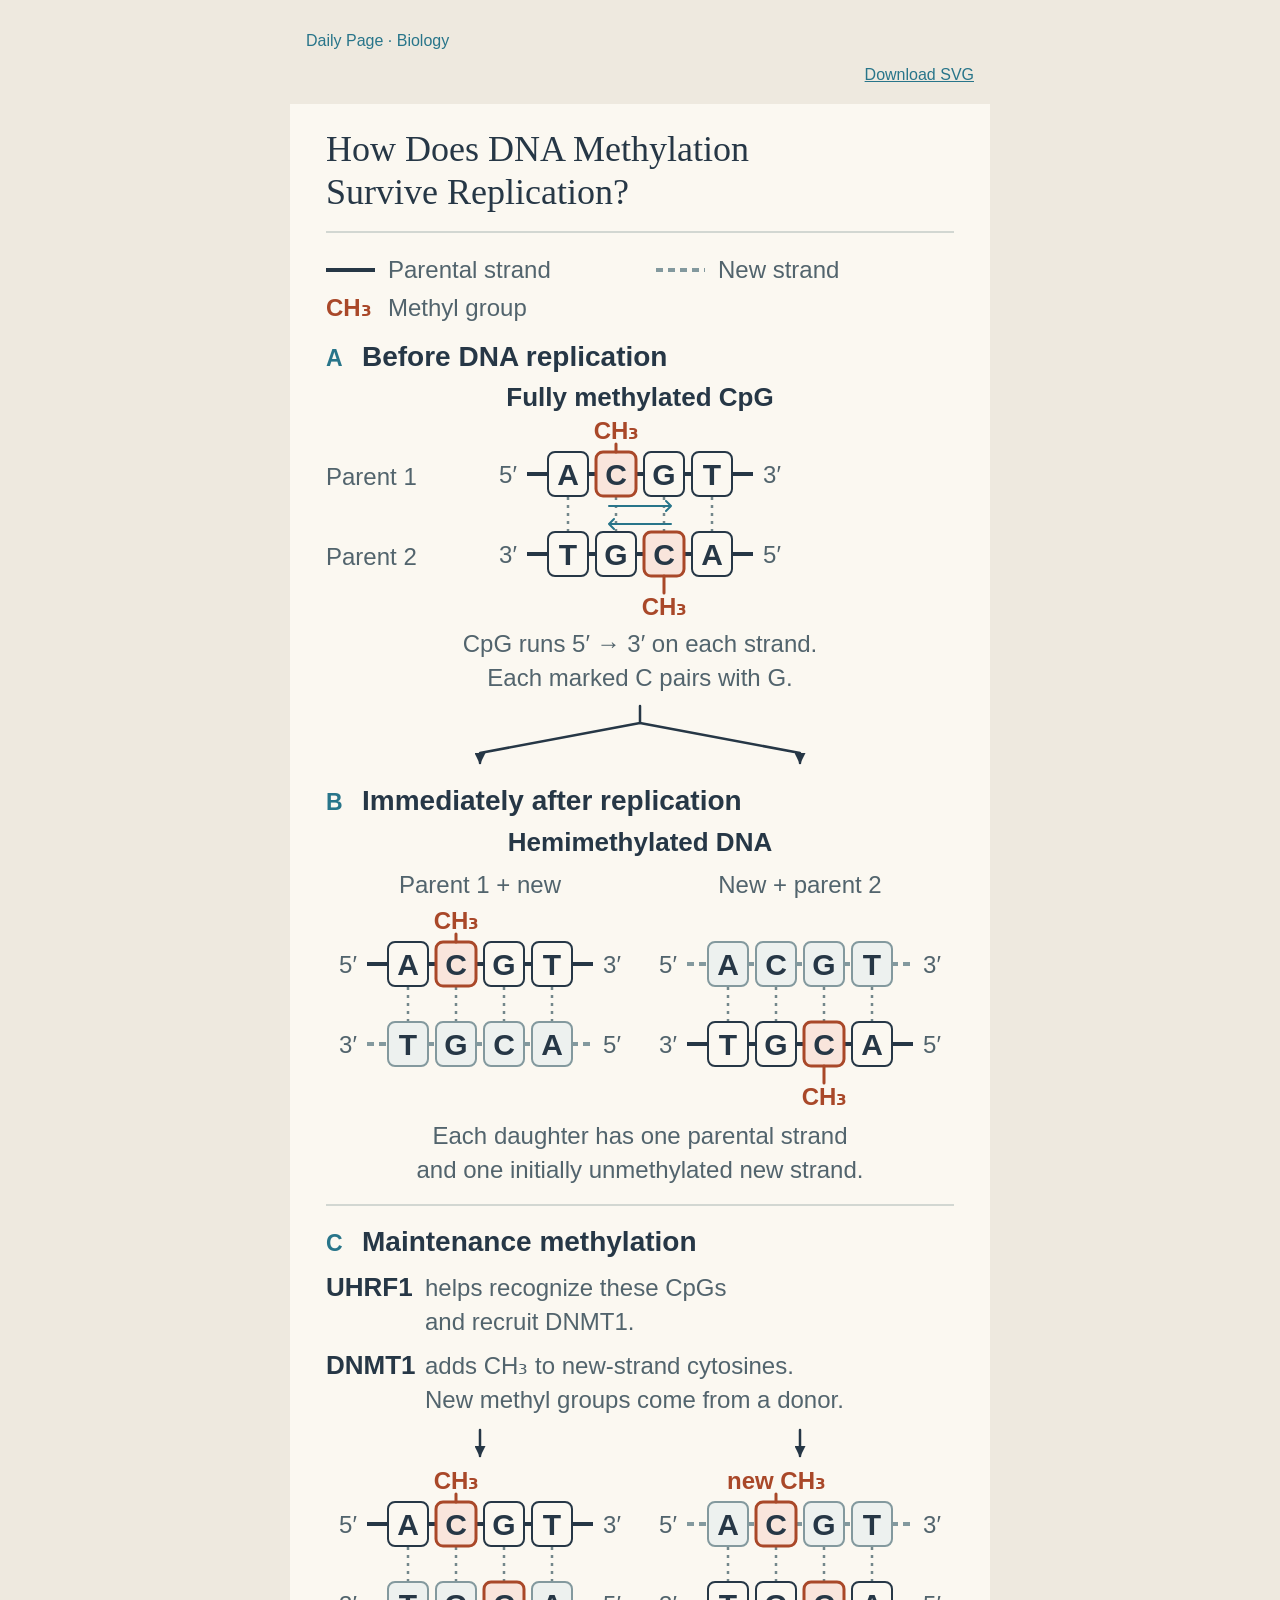
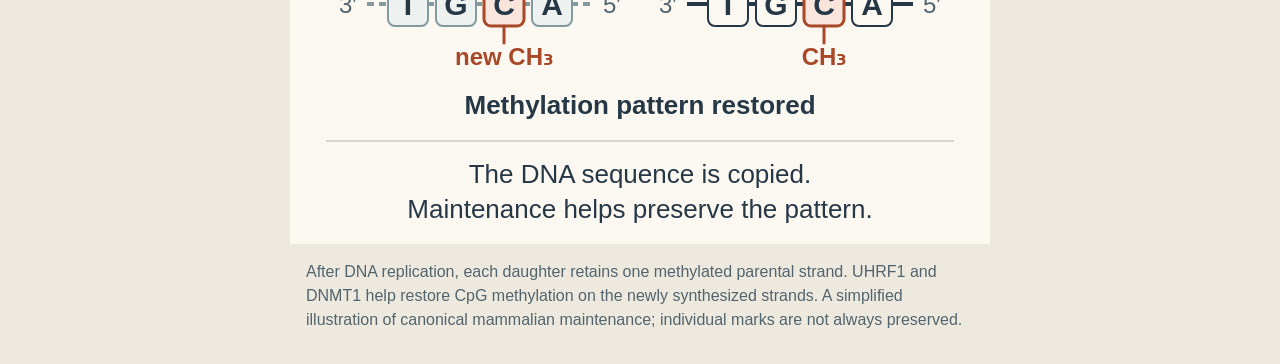
<file: biology/dna-methylation-maintenance/index.html>
<!doctype html>
<html lang="en">
<head>
  <meta charset="utf-8"/>
  <meta name="viewport" content="width=device-width, initial-scale=1"/>
  <title>How Does DNA Methylation Survive Replication?</title>
  <link rel="stylesheet" href="styles.css"/>
</head>
<body>
<main>
  <p class="eyebrow">Daily Page · Biology</p>
  <nav aria-label="Diagram controls"><a id="download" download="dna-methylation-maintenance.svg">Download SVG</a></nav>
  <figure>
    <div id="diagram"></div>
    <figcaption>After DNA replication, each daughter retains one methylated parental strand. UHRF1 and DNMT1 help restore CpG methylation on the newly synthesized strands. A simplified illustration of canonical mammalian maintenance; individual marks are not always preserved.</figcaption>
  </figure>
</main>
<script src="diagram.js"></script>
<script src="preview.js"></script>
</body>
</html>
</file>
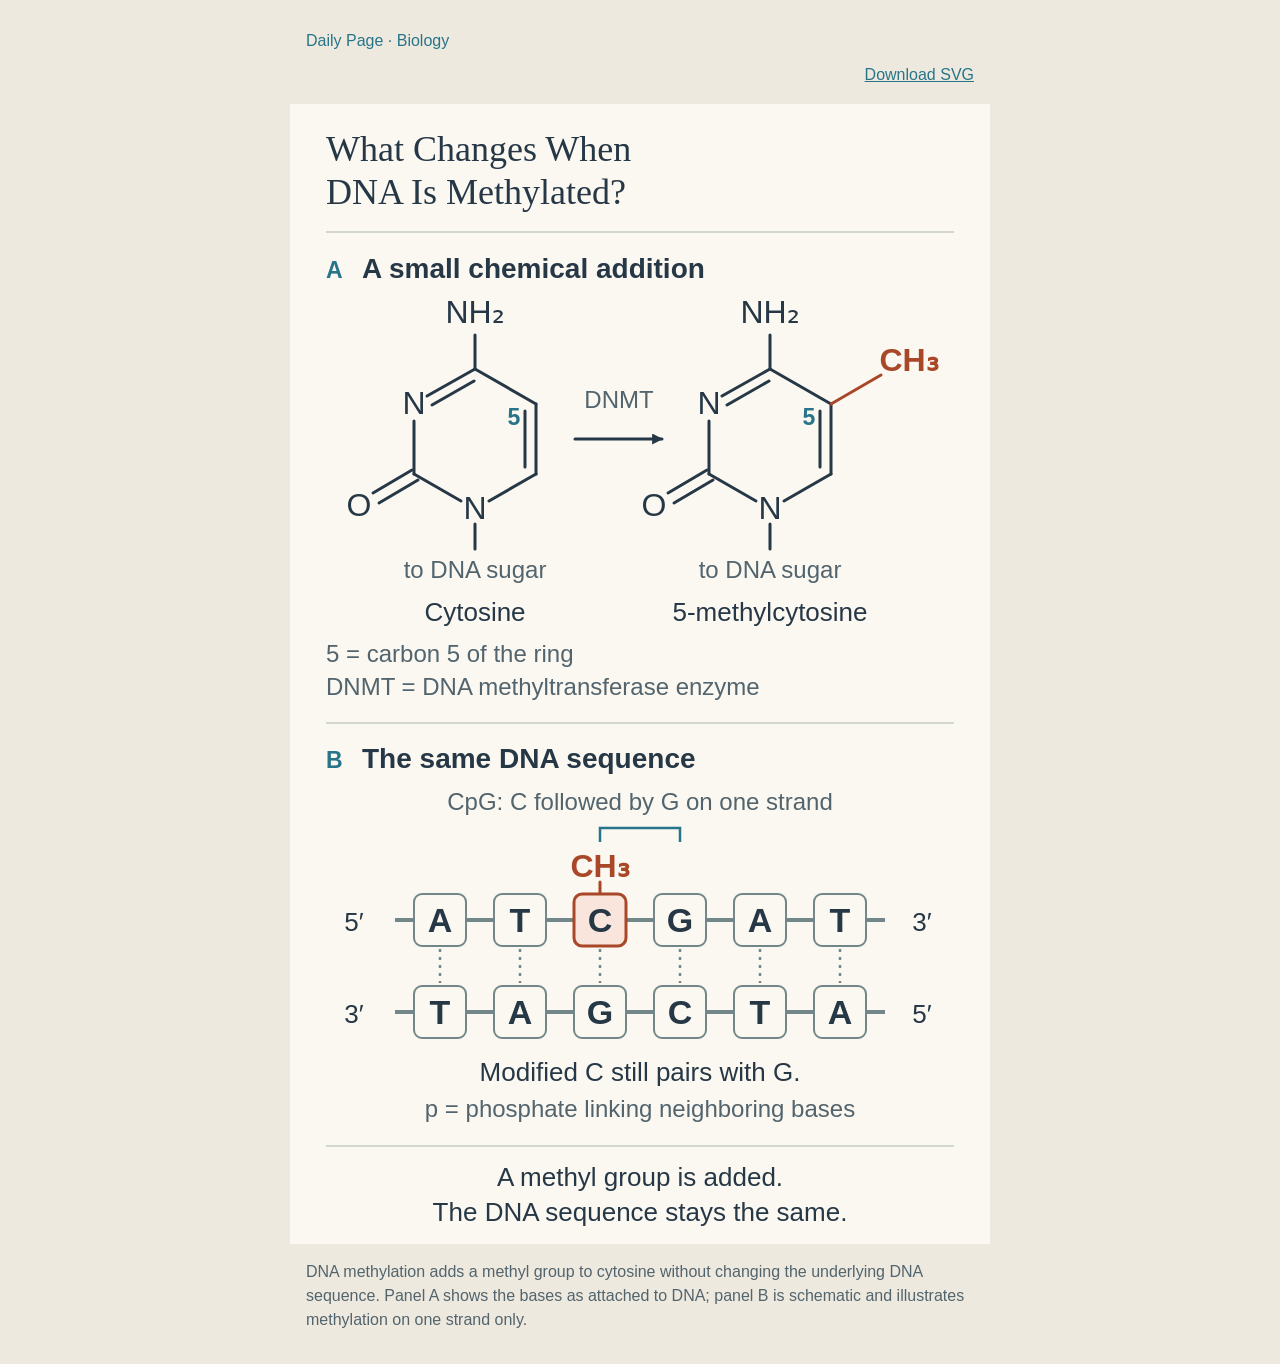
<file: biology/dna-methylation/index.html>
<!doctype html>
<html lang="en">
<head>
  <meta charset="utf-8"/>
  <meta name="viewport" content="width=device-width, initial-scale=1"/>
  <title>What Changes When DNA Is Methylated?</title>
  <link rel="stylesheet" href="styles.css"/>
</head>
<body>
<main>
  <p class="eyebrow">Daily Page · Biology</p>
  <nav aria-label="Diagram controls"><a id="download" download="dna-methylation.svg">Download SVG</a></nav>
  <figure>
    <div id="diagram"></div>
    <figcaption>DNA methylation adds a methyl group to cytosine without changing the underlying DNA sequence. Panel A shows the bases as attached to DNA; panel B is schematic and illustrates methylation on one strand only.</figcaption>
  </figure>
</main>
<script src="diagram.js"></script>
<script src="preview.js"></script>
</body>
</html>
</file>
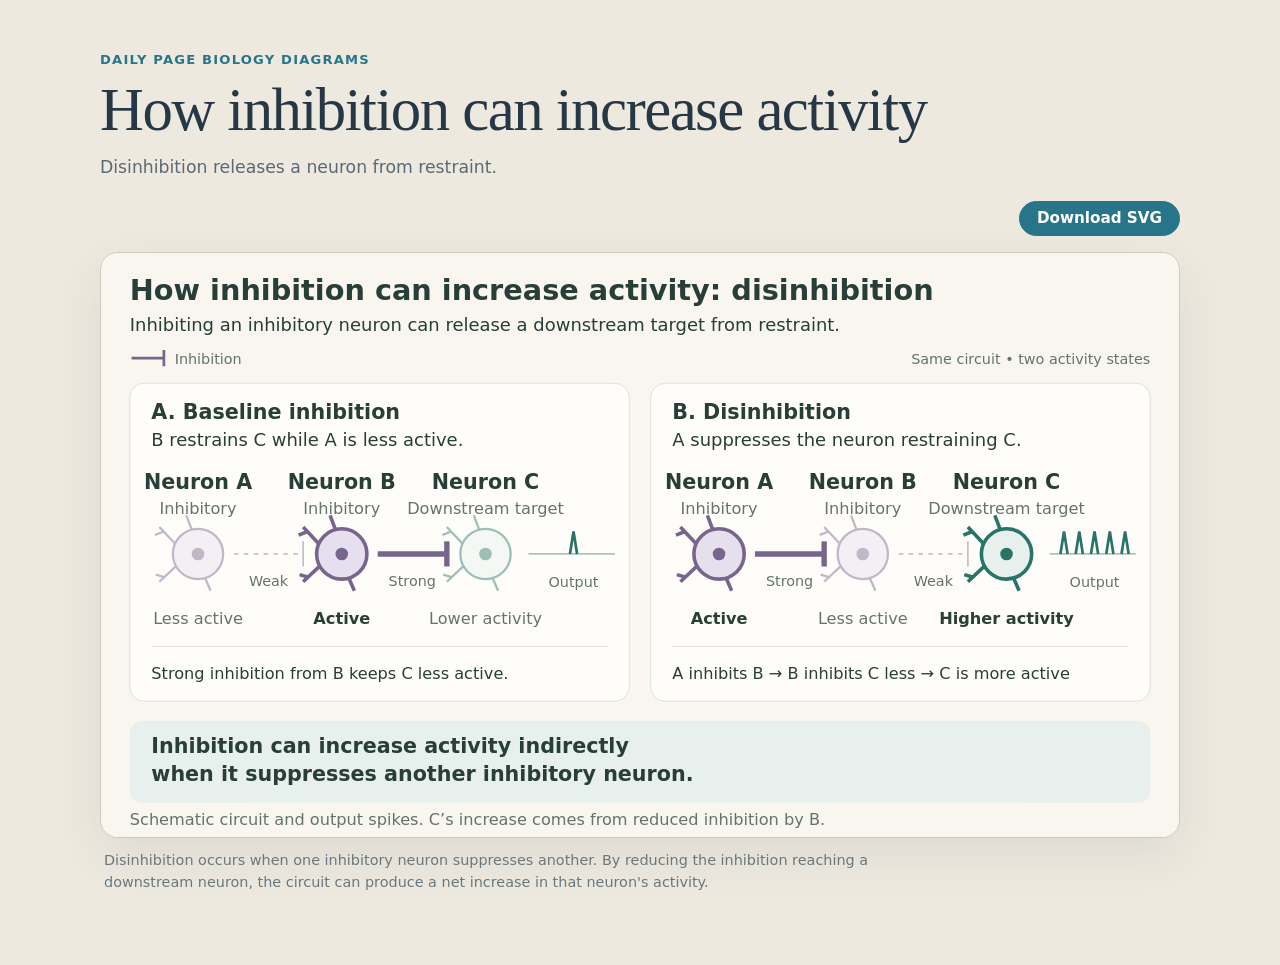
<file: biology/gaba-disinhibition/index.html>
<!doctype html>
<html lang="en">
<head>
  <meta charset="utf-8" />
  <meta name="viewport" content="width=device-width, initial-scale=1" />
  <title>GABAergic disinhibition — Daily Page</title>
  <link rel="stylesheet" href="styles.css" />
</head>
<body>
<main>
  <header>
    <p class="eyebrow">Daily Page biology diagrams</p>
    <h1>How inhibition can increase activity</h1>
    <p class="intro">Disinhibition releases a neuron from restraint.</p>
  </header>
  <nav class="controls" aria-label="Diagram controls"><a id="download" href="output/gaba-disinhibition.svg" download>Download SVG</a></nav>
  <figure>
    <div id="diagram"></div>
    <figcaption>Disinhibition occurs when one inhibitory neuron suppresses another. By reducing the inhibition reaching a downstream neuron, the circuit can produce a net increase in that neuron's activity.</figcaption>
  </figure>
</main>
<script src="diagram.js"></script>
<script src="preview.js"></script>
</body>
</html>
</file>
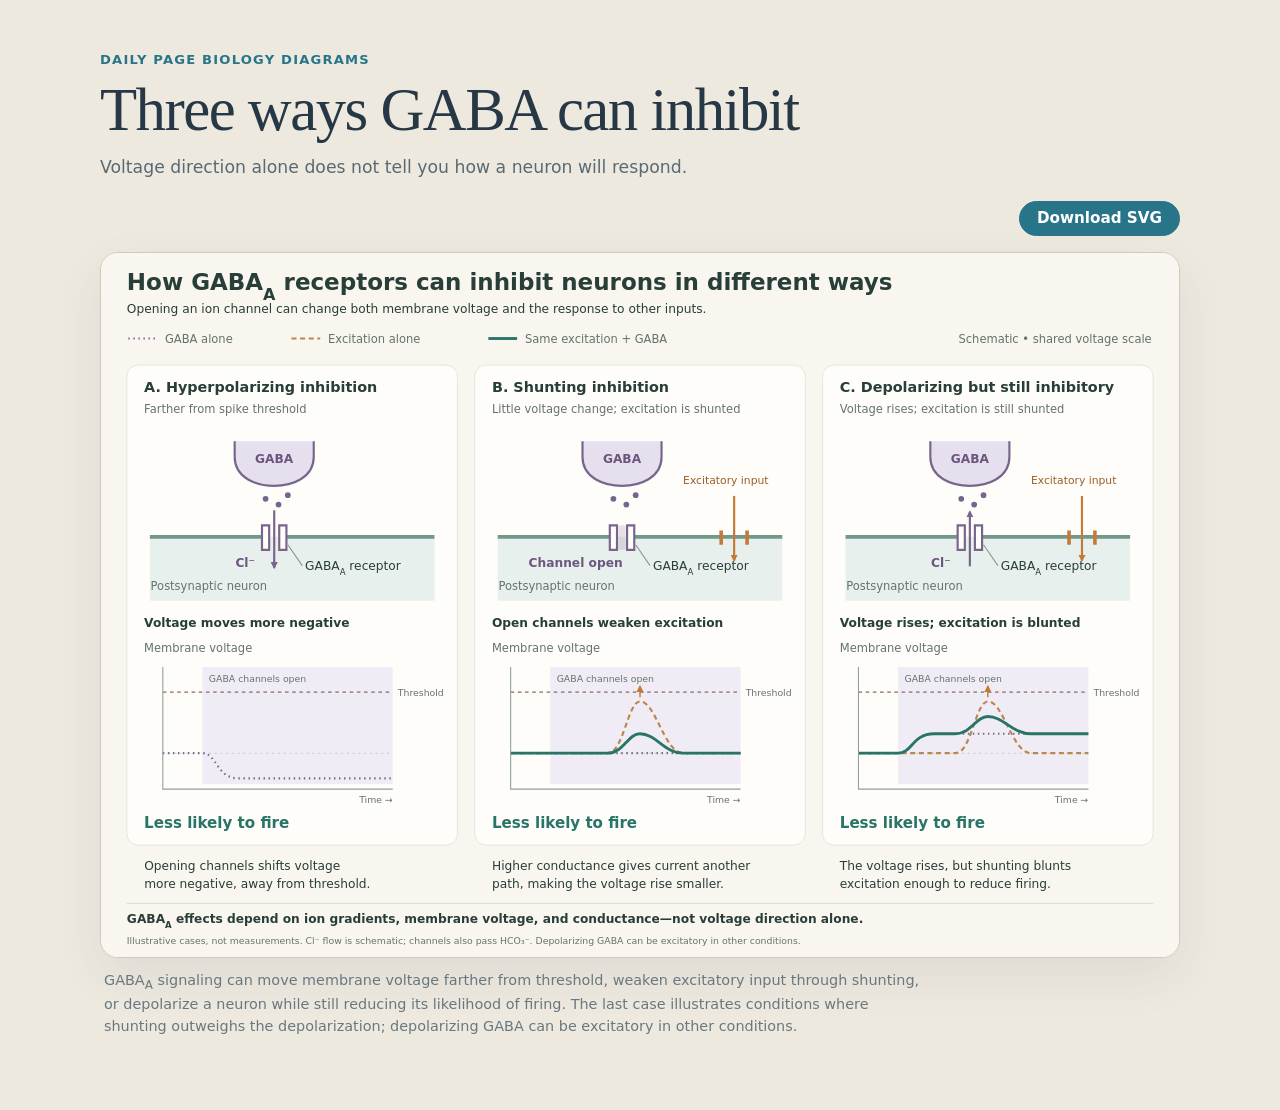
<file: biology/gaba-inhibition/index.html>
<!doctype html>
<html lang="en">
<head>
  <meta charset="utf-8" />
  <meta name="viewport" content="width=device-width, initial-scale=1" />
  <title>How GABA receptors inhibit neurons — Daily Page</title>
  <link rel="stylesheet" href="styles.css" />
</head>
<body>
<main>
  <header>
    <p class="eyebrow">Daily Page biology diagrams</p>
    <h1>Three ways GABA can inhibit</h1>
    <p class="intro">Voltage direction alone does not tell you how a neuron will respond.</p>
  </header>
  <nav class="controls" aria-label="Diagram controls"><a id="download" href="output/gaba-inhibition.svg" download>Download SVG</a></nav>
  <figure>
    <div id="diagram"></div>
    <figcaption>GABA<sub>A</sub> signaling can move membrane voltage farther from threshold, weaken excitatory input through shunting, or depolarize a neuron while still reducing its likelihood of firing. The last case illustrates conditions where shunting outweighs the depolarization; depolarizing GABA can be excitatory in other conditions.</figcaption>
  </figure>
</main>
<script src="diagram.js"></script>
<script src="preview.js"></script>
</body>
</html>
</file>
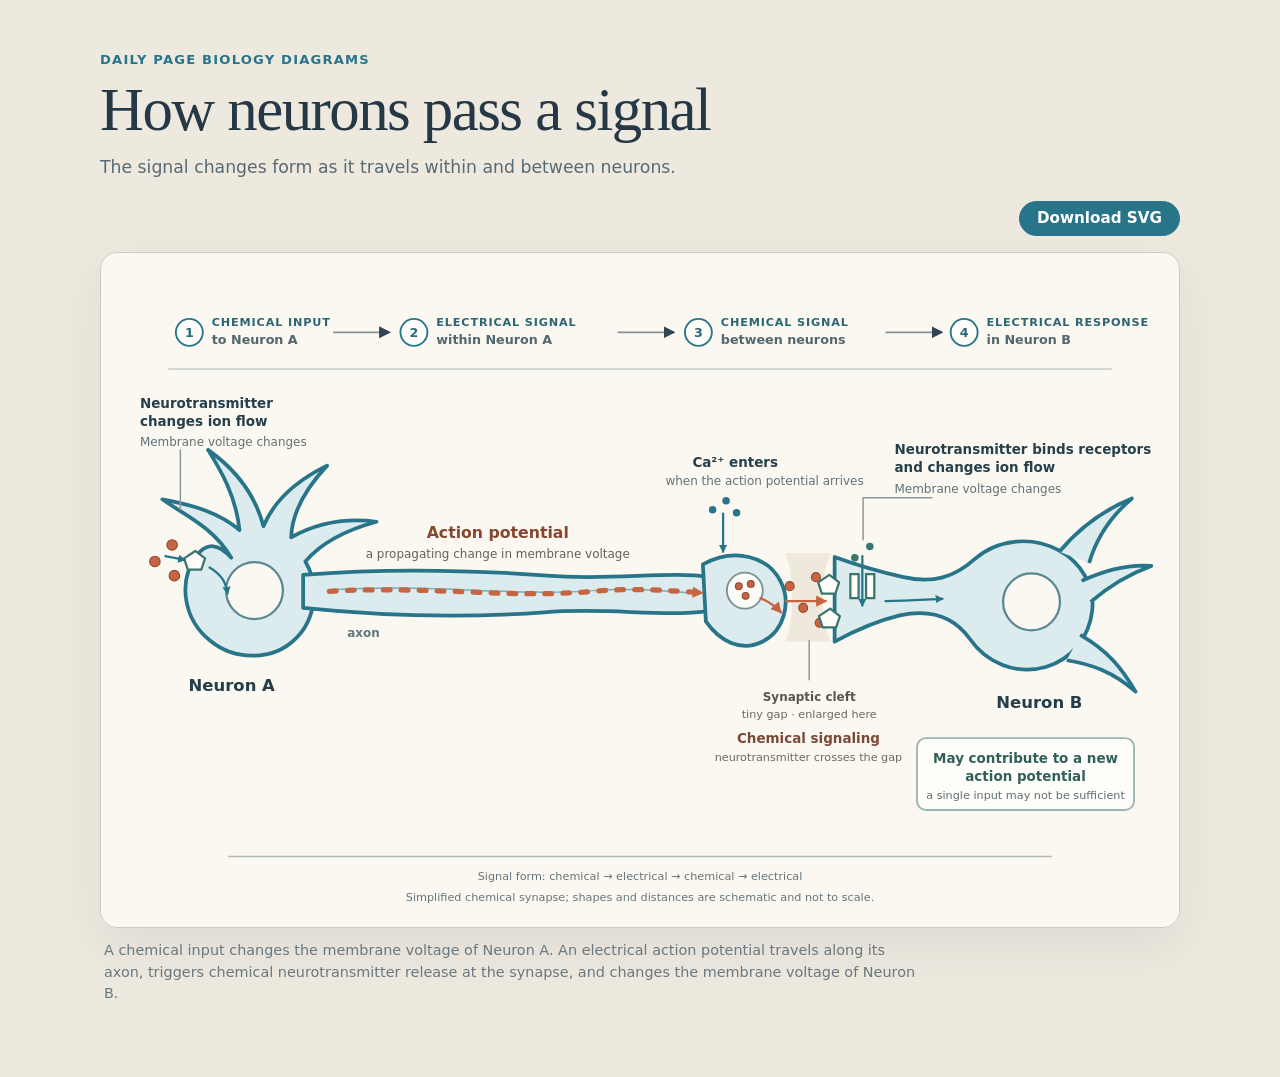
<file: biology/neuronal-neurotransmission/index.html>
<!doctype html>
<html lang="en">
  <head>
    <meta charset="utf-8" />
    <meta name="viewport" content="width=device-width, initial-scale=1" />
    <title>How Neurons Pass a Signal</title>
    <link rel="stylesheet" href="styles.css" />
  </head>
  <body>
    <main>
      <header>
        <p class="eyebrow">Daily Page biology diagrams</p>
        <h1>How neurons pass a signal</h1>
        <p class="intro">The signal changes form as it travels within and between neurons.</p>
      </header>

      <nav class="controls" aria-label="Diagram controls">
        <a id="download" download="neuronal-neurotransmission.svg">Download SVG</a>
      </nav>

      <figure>
        <div id="diagram"></div>
        <figcaption>A chemical input changes the membrane voltage of Neuron A. An electrical action potential travels along its axon, triggers chemical neurotransmitter release at the synapse, and changes the membrane voltage of Neuron B.</figcaption>
      </figure>
    </main>

    <script src="diagram.js"></script>
    <script src="preview.js"></script>
  </body>
</html>
</file>
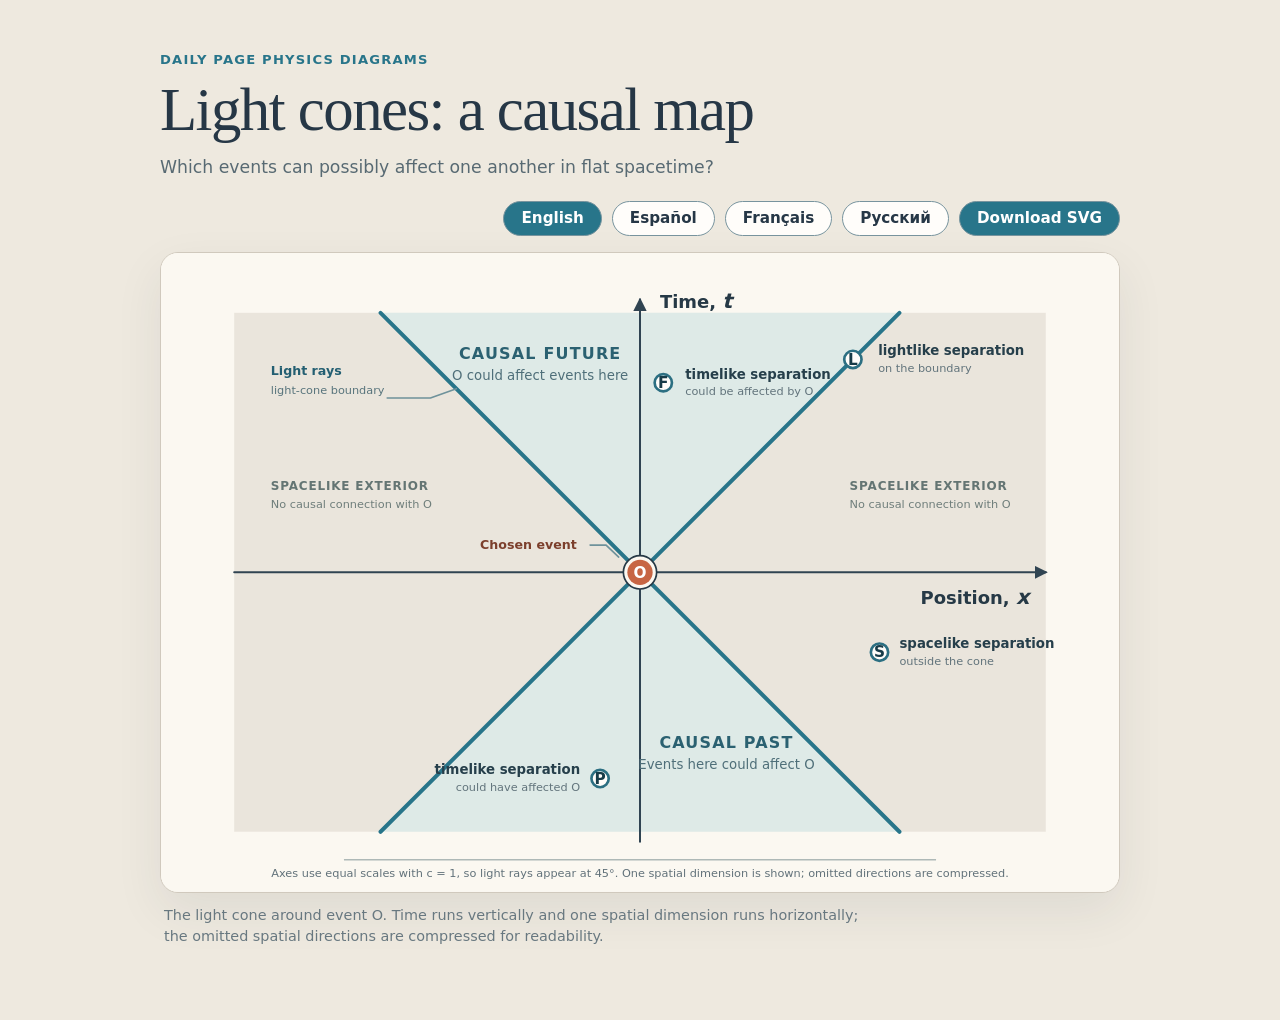
<file: physics/light-cones-causal-map/index.html>
<!doctype html>
<html lang="en">
  <head>
    <meta charset="utf-8" />
    <meta name="viewport" content="width=device-width, initial-scale=1" />
    <title>Light Cones: Causal Map</title>
    <link rel="stylesheet" href="styles.css" />
  </head>
  <body>
    <main>
      <header>
        <p class="eyebrow">Daily Page physics diagrams</p>
        <h1>Light cones: a causal map</h1>
        <p class="intro">Which events can possibly affect one another in flat spacetime?</p>
      </header>

      <nav class="controls" aria-label="Diagram controls">
        <div class="control-group" aria-label="Language">
          <button type="button" data-language="en" aria-pressed="true">English</button>
          <button type="button" data-language="es" aria-pressed="false">Español</button>
          <button type="button" data-language="fr" aria-pressed="false">Français</button>
          <button type="button" data-language="ru" aria-pressed="false">Русский</button>
        </div>
        <a id="download" download="light-cone-causal-map.svg">Download SVG</a>
      </nav>

      <figure>
        <div id="diagram"></div>
        <figcaption>The light cone around event O. Time runs vertically and one spatial dimension runs horizontally; the omitted spatial directions are compressed for readability.</figcaption>
      </figure>
    </main>

    <script src="diagram.js"></script>
    <script src="preview.js"></script>
  </body>
</html>
</file>
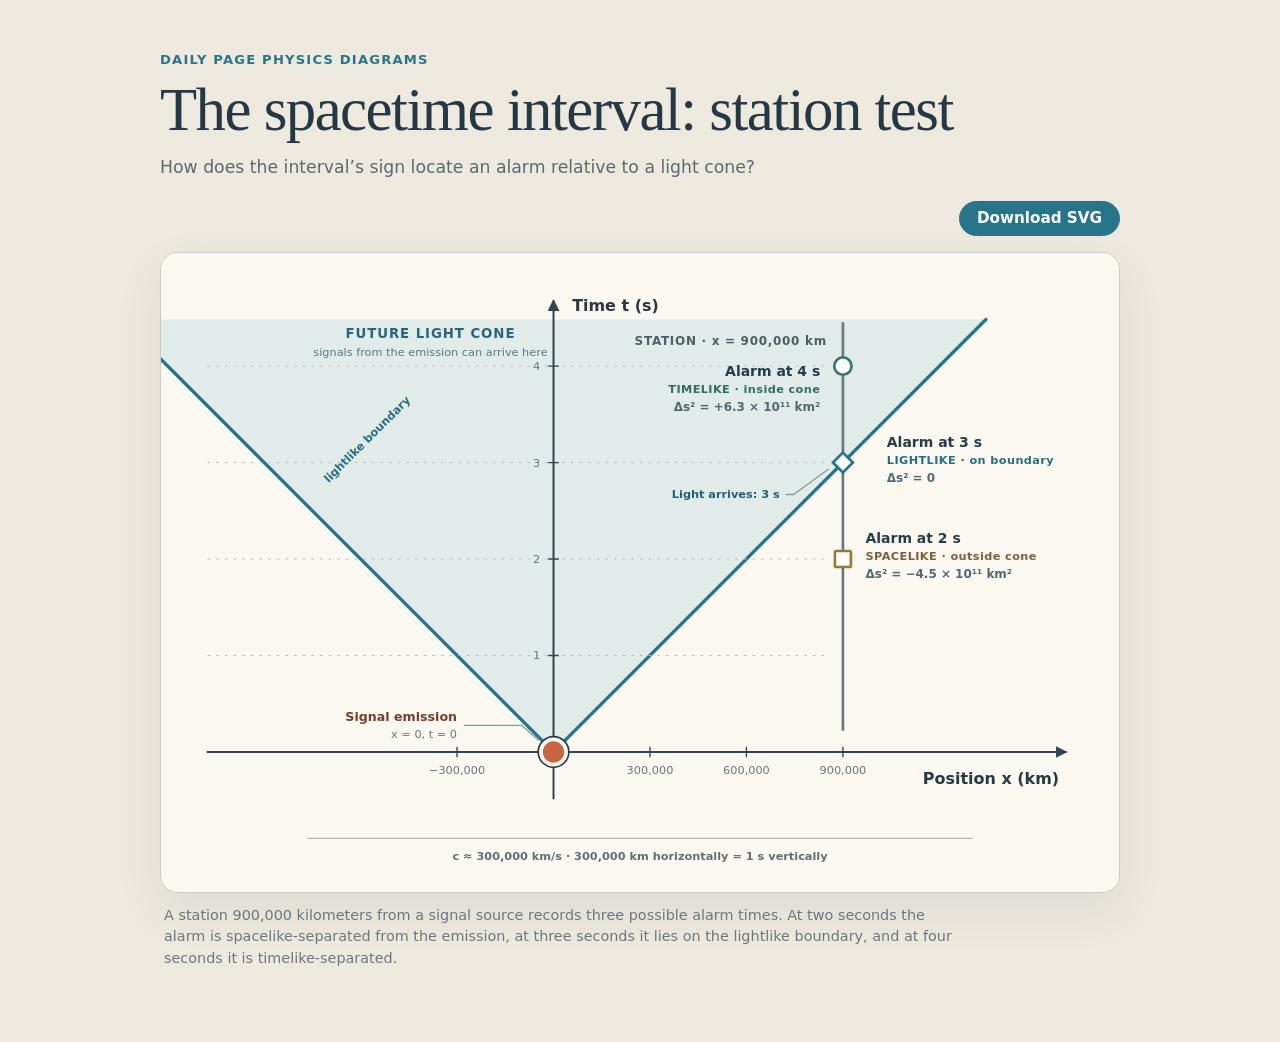
<file: physics/spacetime-interval-station-test/index.html>
<!doctype html>
<html lang="en">
  <head>
    <meta charset="utf-8" />
    <meta name="viewport" content="width=device-width, initial-scale=1" />
    <title>The Spacetime Interval: Station Test</title>
    <link rel="stylesheet" href="styles.css" />
  </head>
  <body>
    <main>
      <header>
        <p class="eyebrow">Daily Page physics diagrams</p>
        <h1>The spacetime interval: station test</h1>
        <p class="intro">How does the interval’s sign locate an alarm relative to a light cone?</p>
      </header>

      <nav class="controls" aria-label="Diagram controls">
        <a id="download" download="spacetime-interval-station-test.svg">Download SVG</a>
      </nav>

      <figure>
        <div id="diagram"></div>
        <figcaption>A station 900,000 kilometers from a signal source records three possible alarm times. At two seconds the alarm is spacelike-separated from the emission, at three seconds it lies on the lightlike boundary, and at four seconds it is timelike-separated.</figcaption>
      </figure>
    </main>

    <script src="diagram.js"></script>
    <script src="preview.js"></script>
  </body>
</html>
</file>
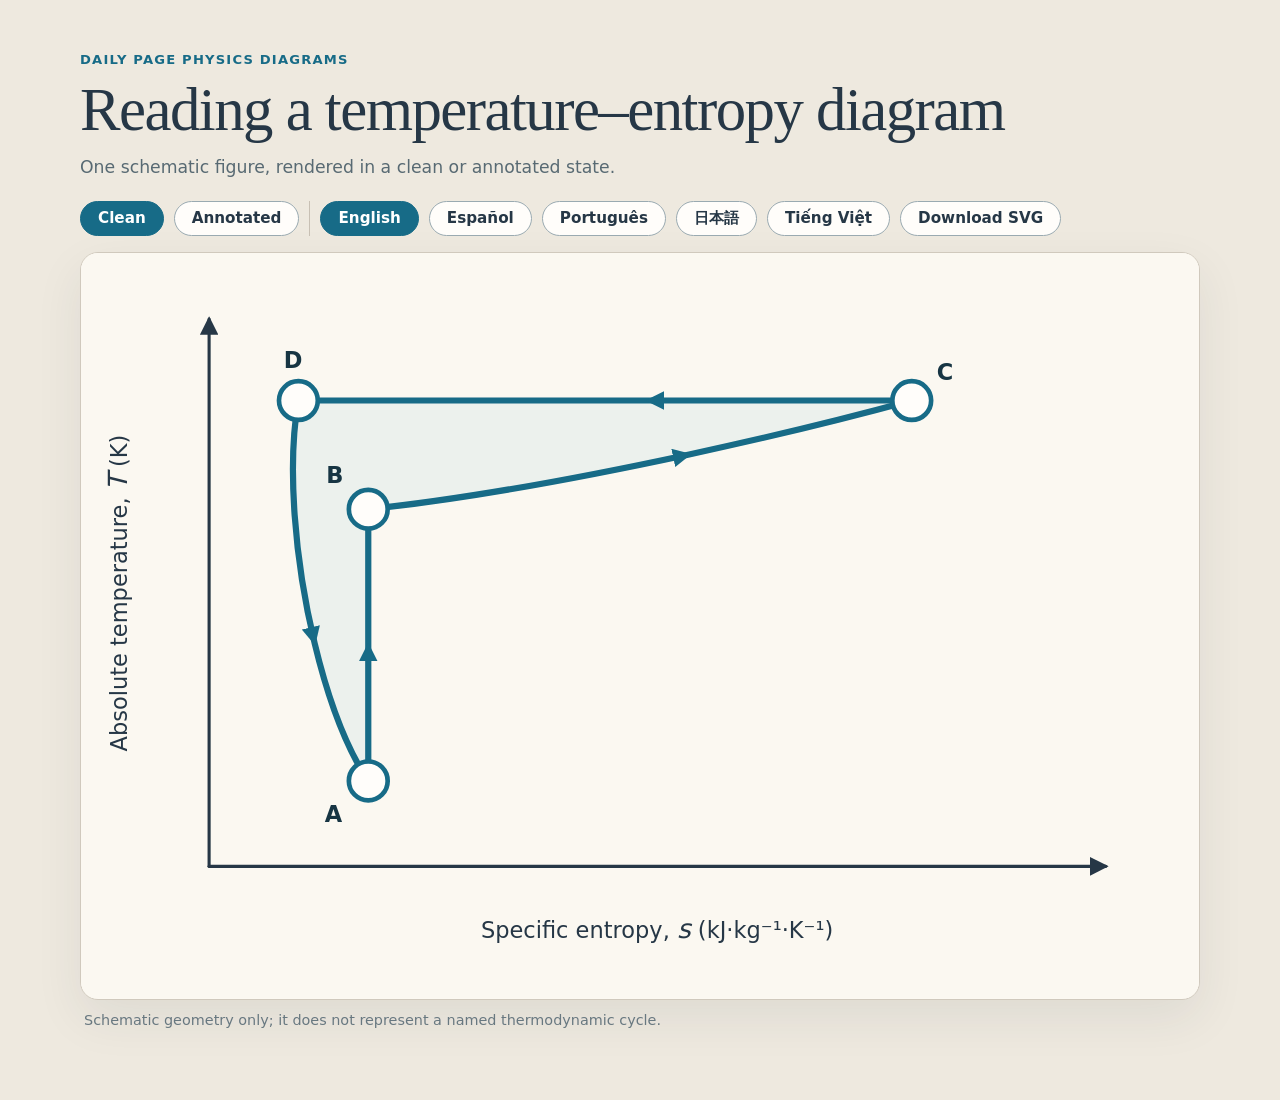
<file: physics/temperature-entropy-reading/index.html>
<!doctype html>
<html lang="en">
  <head>
    <meta charset="utf-8" />
    <meta name="viewport" content="width=device-width, initial-scale=1" />
    <title>T–s Diagram: Reading a Thermodynamic Process</title>
    <link rel="stylesheet" href="styles.css" />
  </head>
  <body>
    <main>
      <header>
        <p class="eyebrow">Daily Page physics diagrams</p>
        <h1>Reading a temperature–entropy diagram</h1>
        <p class="intro">One schematic figure, rendered in a clean or annotated state.</p>
      </header>

      <nav class="controls" aria-label="Diagram controls">
        <div class="control-group" aria-label="View">
          <button type="button" data-view="clean" aria-pressed="true">Clean</button>
          <button type="button" data-view="annotated" aria-pressed="false">Annotated</button>
        </div>
        <div class="control-group" aria-label="Language">
          <button type="button" data-language="en" aria-pressed="true">English</button>
          <button type="button" data-language="es" aria-pressed="false">Español</button>
          <button type="button" data-language="pt" aria-pressed="false">Português</button>
          <button type="button" data-language="ja" aria-pressed="false">日本語</button>
          <button type="button" data-language="vi" aria-pressed="false">Tiếng Việt</button>
        </div>
        <a id="download" download="ts-reading-clean.svg">Download SVG</a>
      </nav>

      <figure>
        <div id="diagram"></div>
        <figcaption>
          Schematic geometry only; it does not represent a named thermodynamic cycle.
        </figcaption>
      </figure>
    </main>

    <script src="diagram.js"></script>
    <script src="preview.js"></script>
  </body>
</html>
</file>
<file: biology/dna-methylation-maintenance/styles.css>
:root { color-scheme: light; font-family: Arial, Helvetica, sans-serif; color: #263746; background: #eee9df; }
* { box-sizing: border-box; }
body { margin: 0; }
main { max-width: 700px; margin: 32px auto; }
.eyebrow { color: #28758a; margin: 0 16px 16px; }
nav { text-align: right; margin: 0 16px 20px; }
a { color: #28758a; }
figure { margin: 0; }
#diagram svg { display: block; width: 100%; height: auto; }
figcaption { margin: 16px; line-height: 1.5; color: #52646d; }
</file>
<file: biology/dna-methylation/styles.css>
:root { color-scheme: light; font-family: Arial, Helvetica, sans-serif; color: #263746; background: #eee9df; }
* { box-sizing: border-box; }
body { margin: 0; }
main { max-width: 700px; margin: 32px auto; }
.eyebrow { color: #28758a; margin: 0 16px 16px; }
nav { text-align: right; margin: 0 16px 20px; }
a { color: #28758a; }
figure { margin: 0; }
#diagram svg { display: block; width: 100%; height: auto; }
figcaption { margin: 16px; line-height: 1.5; color: #52646d; }
</file>
<file: biology/gaba-disinhibition/styles.css>
:root {
  color-scheme: light;
  font-family: system-ui, -apple-system, BlinkMacSystemFont, "Segoe UI", sans-serif;
  color: #263746;
  background: #eee9df;
}

* { box-sizing: border-box; }
body { margin: 0; }

main {
  width: min(1080px, calc(100% - 32px));
  margin: 52px auto 72px;
}

header { margin-bottom: 24px; }

.eyebrow {
  margin: 0 0 8px;
  color: #28758a;
  font-size: 0.82rem;
  font-weight: 750;
  letter-spacing: 0.09em;
  text-transform: uppercase;
}

h1 {
  margin: 0;
  font-family: Georgia, "Times New Roman", serif;
  font-size: clamp(2rem, 5vw, 3.8rem);
  font-weight: 500;
  letter-spacing: -0.025em;
}

.intro { margin: 12px 0 0; color: #586a73; font-size: 1.08rem; }
.controls { display: flex; justify-content: flex-end; margin-bottom: 16px; }

#download {
  border: 1px solid #28758a;
  border-radius: 999px;
  padding: 9px 17px;
  color: #fff;
  background: #28758a;
  font: 650 0.95rem/1 system-ui, sans-serif;
  text-decoration: none;
}

figure { margin: 0; }

#diagram {
  overflow: hidden;
  border: 1px solid #d0c9bd;
  border-radius: 18px;
  background: #fbf8f1;
  box-shadow: 0 18px 48px rgb(38 55 70 / 0.08);
}

#diagram svg { display: block; width: 100%; height: auto; }

figcaption {
  max-width: 90ch;
  padding: 12px 4px 0;
  color: #687880;
  font-size: 0.9rem;
  line-height: 1.5;
}

@media (max-width: 620px) {
  main { width: min(100% - 20px, 1080px); margin-top: 30px; }
  .controls { justify-content: flex-start; }
  #diagram { overflow-x: auto; border-radius: 10px; }
  #diagram svg { min-width: 900px; }
}
</file>
<file: biology/gaba-inhibition/styles.css>
:root {
  color-scheme: light;
  font-family: system-ui, -apple-system, BlinkMacSystemFont, "Segoe UI", sans-serif;
  color: #263746;
  background: #eee9df;
}

* { box-sizing: border-box; }
body { margin: 0; }

main {
  width: min(1080px, calc(100% - 32px));
  margin: 52px auto 72px;
}

header { margin-bottom: 24px; }

.eyebrow {
  margin: 0 0 8px;
  color: #28758a;
  font-size: 0.82rem;
  font-weight: 750;
  letter-spacing: 0.09em;
  text-transform: uppercase;
}

h1 {
  margin: 0;
  font-family: Georgia, "Times New Roman", serif;
  font-size: clamp(2rem, 5vw, 3.8rem);
  font-weight: 500;
  letter-spacing: -0.025em;
}

.intro { margin: 12px 0 0; color: #586a73; font-size: 1.08rem; }
.controls { display: flex; justify-content: flex-end; margin-bottom: 16px; }

#download {
  border: 1px solid #28758a;
  border-radius: 999px;
  padding: 9px 17px;
  color: #fff;
  background: #28758a;
  font: 650 0.95rem/1 system-ui, sans-serif;
  text-decoration: none;
}

figure { margin: 0; }

#diagram {
  overflow: hidden;
  border: 1px solid #d0c9bd;
  border-radius: 18px;
  background: #fbf8f1;
  box-shadow: 0 18px 48px rgb(38 55 70 / 0.08);
}

#diagram svg { display: block; width: 100%; height: auto; }

figcaption {
  max-width: 90ch;
  padding: 12px 4px 0;
  color: #687880;
  font-size: 0.9rem;
  line-height: 1.5;
}

@media (max-width: 620px) {
  main { width: min(100% - 20px, 1080px); margin-top: 30px; }
  .controls { justify-content: flex-start; }
  #diagram { overflow-x: auto; border-radius: 10px; }
  #diagram svg { min-width: 900px; }
}
</file>
<file: biology/neuronal-neurotransmission/styles.css>
:root {
  color-scheme: light;
  font-family: system-ui, -apple-system, BlinkMacSystemFont, "Segoe UI", sans-serif;
  color: #263746;
  background: #eee9df;
}

* { box-sizing: border-box; }
body { margin: 0; }

main {
  width: min(1080px, calc(100% - 32px));
  margin: 52px auto 72px;
}

header { margin-bottom: 24px; }

.eyebrow {
  margin: 0 0 8px;
  color: #28758a;
  font-size: 0.82rem;
  font-weight: 750;
  letter-spacing: 0.09em;
  text-transform: uppercase;
}

h1 {
  margin: 0;
  font-family: Georgia, "Times New Roman", serif;
  font-size: clamp(2rem, 5vw, 3.8rem);
  font-weight: 500;
  letter-spacing: -0.025em;
}

.intro { margin: 12px 0 0; color: #586a73; font-size: 1.08rem; }
.controls { display: flex; justify-content: flex-end; margin-bottom: 16px; }

#download {
  border: 1px solid #28758a;
  border-radius: 999px;
  padding: 9px 17px;
  color: #fff;
  background: #28758a;
  font: 650 0.95rem/1 system-ui, sans-serif;
  text-decoration: none;
}

figure { margin: 0; }

#diagram {
  overflow: hidden;
  border: 1px solid #d0c9bd;
  border-radius: 18px;
  background: #fbf8f1;
  box-shadow: 0 18px 48px rgb(38 55 70 / 0.08);
}

#diagram svg { display: block; width: 100%; height: auto; }

figcaption {
  max-width: 90ch;
  padding: 12px 4px 0;
  color: #687880;
  font-size: 0.9rem;
  line-height: 1.5;
}

@media (max-width: 620px) {
  main { width: min(100% - 20px, 1080px); margin-top: 30px; }
  .controls { justify-content: flex-start; }
  #diagram { overflow-x: auto; border-radius: 10px; }
  #diagram svg { min-width: 900px; }
}
</file>
<file: physics/light-cones-causal-map/styles.css>
:root {
  color-scheme: light;
  font-family: system-ui, -apple-system, BlinkMacSystemFont, "Segoe UI", sans-serif;
  color: #263746;
  background: #eee9df;
}

* { box-sizing: border-box; }

body { margin: 0; }

main {
  width: min(960px, calc(100% - 32px));
  margin: 52px auto 72px;
}

header { margin-bottom: 24px; }

.eyebrow {
  margin: 0 0 8px;
  color: #28758a;
  font-size: 0.82rem;
  font-weight: 750;
  letter-spacing: 0.09em;
  text-transform: uppercase;
}

h1 {
  margin: 0;
  font-family: Georgia, "Times New Roman", serif;
  font-size: clamp(2rem, 5vw, 3.8rem);
  font-weight: 500;
  letter-spacing: -0.025em;
}

.intro { margin: 12px 0 0; color: #586a73; font-size: 1.08rem; }

.controls {
  display: flex;
  flex-wrap: wrap;
  gap: 10px;
  justify-content: flex-end;
  margin-bottom: 16px;
}

.control-group { display: flex; gap: 10px; }

button, #download {
  border: 1px solid #78949e;
  border-radius: 999px;
  padding: 9px 17px;
  color: #263746;
  background: #fffdfa;
  font: 650 0.95rem/1 system-ui, sans-serif;
  cursor: pointer;
  text-decoration: none;
}

button[aria-pressed="true"], #download { color: #fff; background: #28758a; }

figure { margin: 0; }

#diagram {
  overflow: hidden;
  border: 1px solid #d0c9bd;
  border-radius: 18px;
  background: #fbf8f1;
  box-shadow: 0 18px 48px rgb(38 55 70 / 0.08);
}

#diagram svg { display: block; width: 100%; height: auto; }

figcaption {
  max-width: 78ch;
  padding: 12px 4px 0;
  color: #687880;
  font-size: 0.9rem;
  line-height: 1.5;
}

@media (max-width: 560px) {
  main { width: min(100% - 20px, 960px); margin-top: 30px; }
  .controls { justify-content: flex-start; }
  #diagram { border-radius: 10px; }
}
</file>
<file: physics/spacetime-interval-station-test/styles.css>
:root {
  color-scheme: light;
  font-family: system-ui, -apple-system, BlinkMacSystemFont, "Segoe UI", sans-serif;
  color: #263746;
  background: #eee9df;
}

* { box-sizing: border-box; }

body { margin: 0; }

main {
  width: min(960px, calc(100% - 32px));
  margin: 52px auto 72px;
}

header { margin-bottom: 24px; }

.eyebrow {
  margin: 0 0 8px;
  color: #28758a;
  font-size: 0.82rem;
  font-weight: 750;
  letter-spacing: 0.09em;
  text-transform: uppercase;
}

h1 {
  margin: 0;
  font-family: Georgia, "Times New Roman", serif;
  font-size: clamp(2rem, 5vw, 3.8rem);
  font-weight: 500;
  letter-spacing: -0.025em;
}

.intro { margin: 12px 0 0; color: #586a73; font-size: 1.08rem; }

.controls {
  display: flex;
  justify-content: flex-end;
  margin-bottom: 16px;
}

#download {
  border: 1px solid #28758a;
  border-radius: 999px;
  padding: 9px 17px;
  color: #fff;
  background: #28758a;
  font: 650 0.95rem/1 system-ui, sans-serif;
  text-decoration: none;
}

figure { margin: 0; }

#diagram {
  overflow: hidden;
  border: 1px solid #d0c9bd;
  border-radius: 18px;
  background: #fbf8f1;
  box-shadow: 0 18px 48px rgb(38 55 70 / 0.08);
}

#diagram svg { display: block; width: 100%; height: auto; }

figcaption {
  max-width: 88ch;
  padding: 12px 4px 0;
  color: #687880;
  font-size: 0.9rem;
  line-height: 1.5;
}

@media (max-width: 560px) {
  main { width: min(100% - 20px, 960px); margin-top: 30px; }
  .controls { justify-content: flex-start; }
  #diagram { overflow-x: auto; border-radius: 10px; }
  #diagram svg { min-width: 760px; }
}
</file>
<file: physics/temperature-entropy-reading/styles.css>
:root {
  color-scheme: light;
  font-family: system-ui, -apple-system, BlinkMacSystemFont, "Segoe UI", sans-serif;
  color: #263746;
  background: #eee9df;
}

* { box-sizing: border-box; }

body { margin: 0; }

main {
  width: min(1120px, calc(100% - 32px));
  margin: 52px auto 72px;
}

header { margin-bottom: 24px; }

.eyebrow {
  margin: 0 0 8px;
  color: #176b87;
  font-size: 0.82rem;
  font-weight: 750;
  letter-spacing: 0.09em;
  text-transform: uppercase;
}

h1 {
  margin: 0;
  font-family: Georgia, "Times New Roman", serif;
  font-size: clamp(2rem, 5vw, 3.8rem);
  font-weight: 500;
  letter-spacing: -0.025em;
}

.intro { margin: 12px 0 0; color: #586a73; font-size: 1.08rem; }

.controls {
  display: flex;
  flex-wrap: wrap;
  gap: 10px;
  margin-bottom: 16px;
}

.control-group { display: flex; gap: 10px; }

.control-group + .control-group {
  padding-left: 10px;
  border-left: 1px solid #c8c0b4;
}

button, #download {
  border: 1px solid #9aaab1;
  border-radius: 999px;
  padding: 9px 17px;
  color: #263746;
  background: #fffdfa;
  font: 650 0.95rem/1 system-ui, sans-serif;
  cursor: pointer;
  text-decoration: none;
}

button[aria-pressed="true"] { color: #fff; border-color: #176b87; background: #176b87; }

figure { margin: 0; }

#diagram {
  overflow: hidden;
  border: 1px solid #d0c9bd;
  border-radius: 18px;
  background: #fbf8f1;
  box-shadow: 0 18px 48px rgb(38 55 70 / 0.08);
}

#diagram svg { display: block; width: 100%; height: auto; }

figcaption { padding: 12px 4px 0; color: #687880; font-size: 0.9rem; }
</file>
